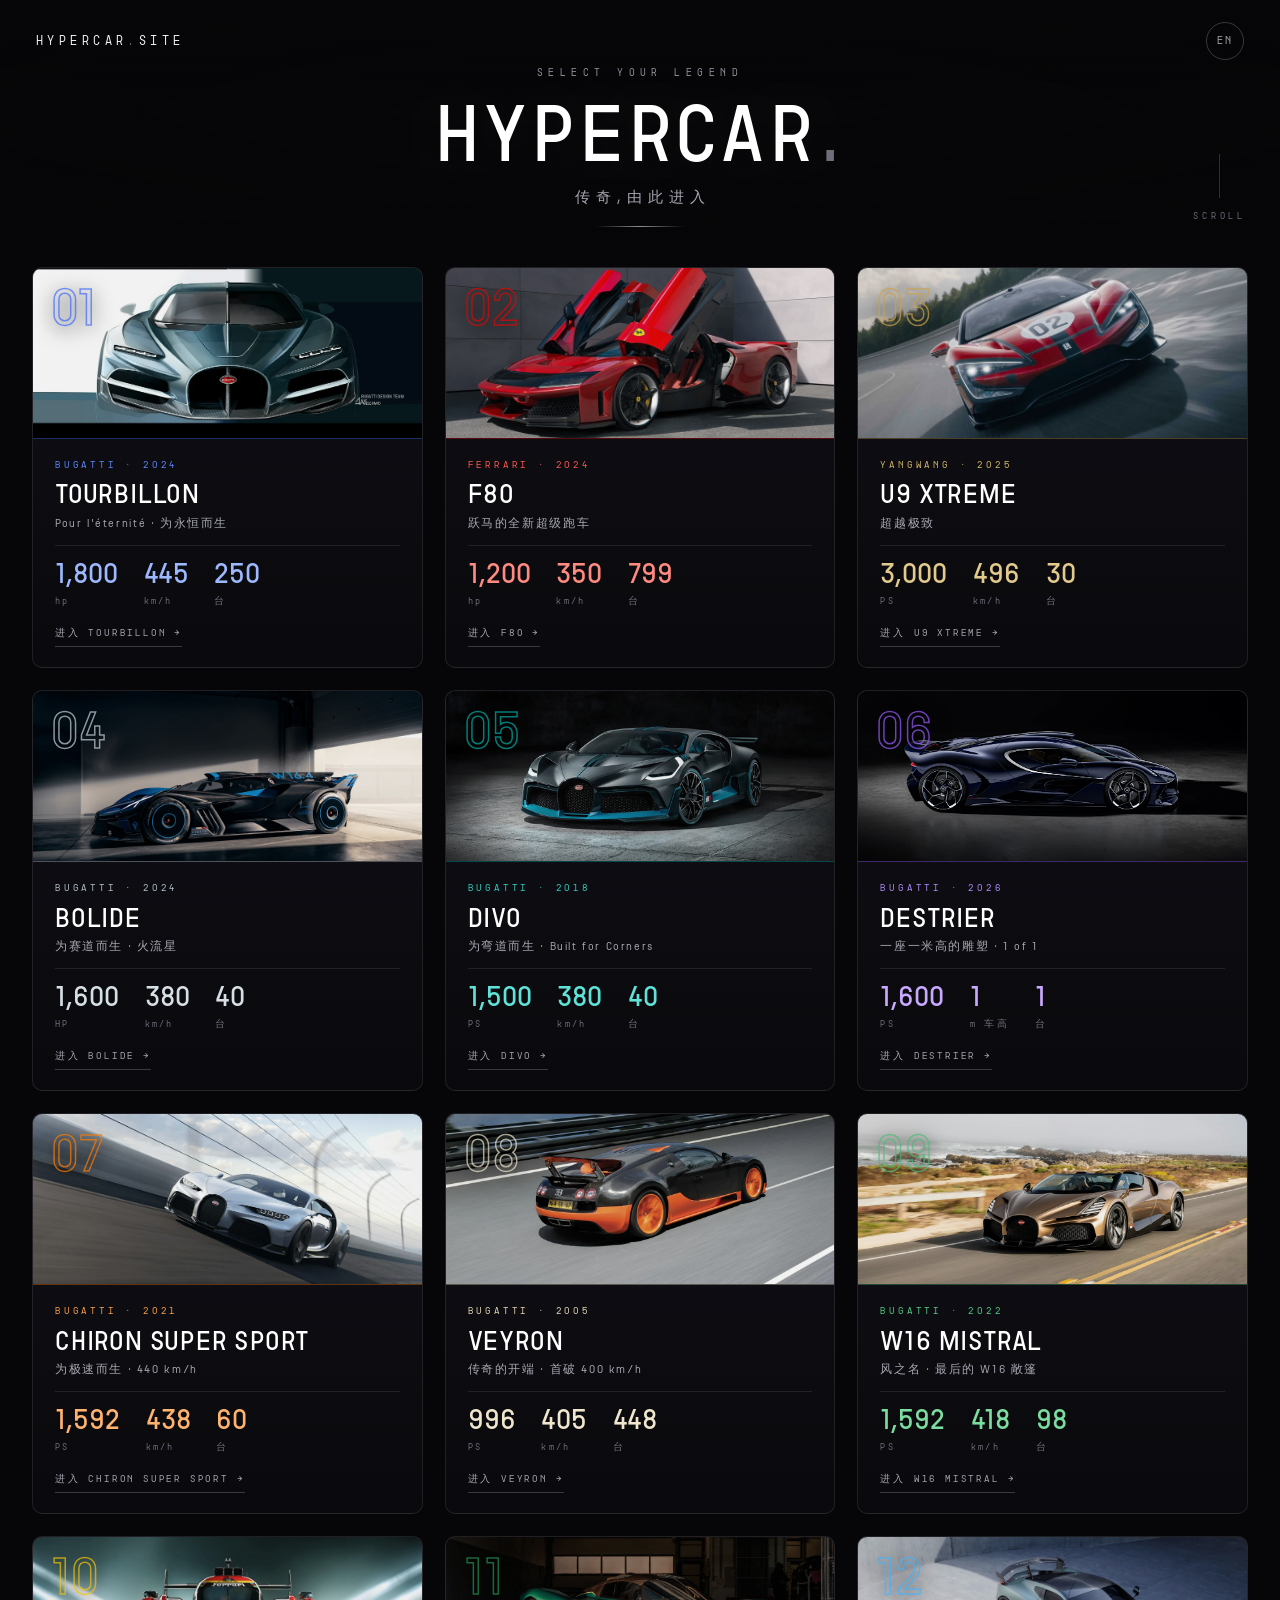
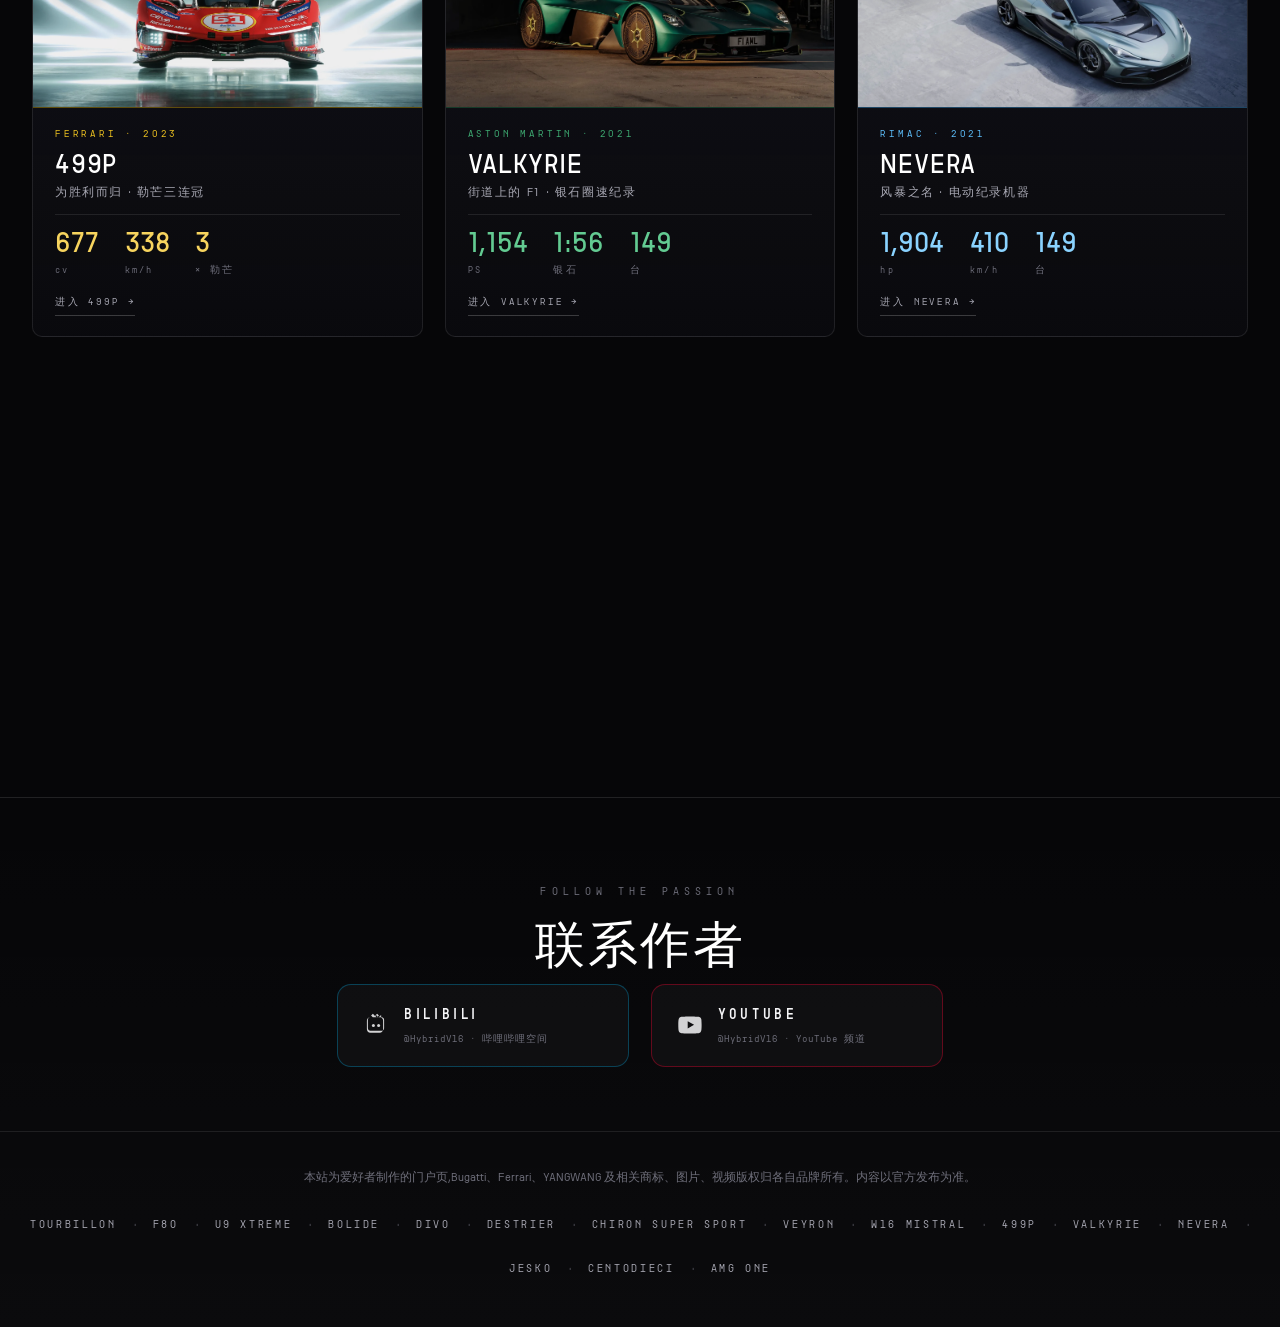
<file: index.html>
<!DOCTYPE html>
<html lang="zh-CN">
<head>
<meta charset="UTF-8">
<meta name="viewport" content="width=device-width, initial-scale=1.0">
<title>HYPERCAR.SITE — 传奇,由此进入</title>
<meta name="description" content="超跑传奇集合:Bugatti Tourbillon、Ferrari F80、YANGWANG U9 Xtreme、Bugatti Bolide、Bugatti Divo、Bugatti Destrier、Bugatti Chiron Super Sport、Bugatti Veyron、Bugatti W16 Mistral、Ferrari 499P、Aston Martin Valkyrie、Rimac Nevera、Koenigsegg Jesko 的完整介绍。">
<link rel="icon" href="data:image/svg+xml,%3Csvg xmlns='http://www.w3.org/2000/svg' viewBox='0 0 64 64'%3E%3Crect width='64' height='64' rx='14' fill='%230a0a0c'/%3E%3Ctext x='32' y='43' font-family='Arial' font-size='30' font-weight='700' fill='%23f4f4f6' text-anchor='middle'%3EH%3C/text%3E%3C/svg%3E">
<meta property="og:type" content="website">
<meta property="og:title" content="HYPERCAR.SITE">
<meta property="og:description" content="超跑传奇集合 —— Bugatti Tourbillon · Ferrari F80 · YANGWANG U9 Xtreme · Bugatti Bolide · Bugatti Divo · Bugatti Destrier · Chiron Super Sport · Veyron · W16 Mistral · 499P · Valkyrie · Nevera · Jesko。">
<meta property="og:image" content="assets/tourbillon.webp">
<meta name="twitter:card" content="summary_large_image">
<script src="shared/v1/lang.js?v=cc2024b6" data-strategy="ip" data-persist="off" data-fallback="none" data-direction="outward" data-zh="index.html" data-en="en.html" defer></script>
<link rel="stylesheet" href="css/style.css?v=b8919671">
<!-- hc:seo:start -->
<!-- generated by tools/seo.py · cars.json · 2026-09-18 -->
<link rel="canonical" href="https://www.hypercar.site/">
<link rel="alternate" hreflang="zh-CN" href="https://www.hypercar.site/">
<link rel="alternate" hreflang="en" href="https://www.hypercar.site/en.html">
<link rel="alternate" hreflang="x-default" href="https://www.hypercar.site/">
<script type="application/ld+json">
{"@context":"https://schema.org","@type":"CollectionPage","name":"HYPERCAR.SITE","url":"https://www.hypercar.site/","description":"超跑传奇集合","mainEntity":{"@type":"ItemList","numberOfItems":15,"itemListElement":[{"@type":"ListItem","position":1,"name":"Bugatti Tourbillon","url":"https://tourbillon.hypercar.site"},{"@type":"ListItem","position":2,"name":"Ferrari F80","url":"https://f80.hypercar.site"},{"@type":"ListItem","position":3,"name":"Yangwang U9 Xtreme","url":"https://u9x.hypercar.site"},{"@type":"ListItem","position":4,"name":"Bugatti Bolide","url":"https://bolide.hypercar.site"},{"@type":"ListItem","position":5,"name":"Bugatti Divo","url":"https://divo.hypercar.site"},{"@type":"ListItem","position":6,"name":"Bugatti Destrier","url":"https://destrier.hypercar.site"},{"@type":"ListItem","position":7,"name":"Bugatti Chiron Super Sport","url":"https://chironss.hypercar.site"},{"@type":"ListItem","position":8,"name":"Bugatti Veyron","url":"https://veyron.hypercar.site"},{"@type":"ListItem","position":9,"name":"Bugatti W16 Mistral","url":"https://mistral.hypercar.site"},{"@type":"ListItem","position":10,"name":"Ferrari 499P","url":"https://499p.hypercar.site"},{"@type":"ListItem","position":11,"name":"Aston Martin Valkyrie","url":"https://valkyrie.hypercar.site"},{"@type":"ListItem","position":12,"name":"Rimac Nevera","url":"https://nevera.hypercar.site"},{"@type":"ListItem","position":13,"name":"Koenigsegg Jesko","url":"https://jesko.hypercar.site"},{"@type":"ListItem","position":14,"name":"Bugatti Centodieci","url":"https://centodieci.hypercar.site"},{"@type":"ListItem","position":15,"name":"Mercedes-AMG ONE","url":"https://amg-one.hypercar.site"}]}}
</script>
<!-- hc:seo:end -->
</head>
<body>

<div class="cursor" aria-hidden="true"><span></span></div>

<header class="nav">
  <a class="nav__brand" href="#hero">HYPERCAR<span class="nav__dot">.</span>SITE</a>
  <a class="lang-btn" href="en.html">EN</a>
</header>

<main>

<!-- ============ HERO ============ -->
<section class="hero" id="hero">
  <div class="hero__bg" aria-hidden="true">
    <img src="assets/tourbillon.webp" alt="">
    <img src="assets/f80.webp" alt="">
    <img src="assets/u9x.webp" alt="">
    <img src="assets/bolide.webp" alt="">
  </div>
  <div class="hero__veil" aria-hidden="true"></div>

  <div class="hero__inner">
    <p class="hero__kicker">SELECT YOUR LEGEND</p>
    <h1 class="hero__title">HYPERCAR<span class="hero__dot">.</span></h1>
    <p class="hero__sub">传奇,由此进入</p>
    <div class="hero__line" aria-hidden="true"></div>
  </div>

  <a class="hero__scroll" href="#doors" aria-label="向下探索">
    <span class="hero__scroll-track"><i></i></span>
    <span class="hero__scroll-text">SCROLL</span>
  </a>
</section>

<!-- ============ 车型收藏 ============ -->
<section class="doors" id="doors">
<!-- HC:DOORS:START -->

  <!-- 01 TOURBILLON -->
  <a class="door door--bugatti" href="https://tourbillon.hypercar.site" target="_blank" rel="noopener">
    <div class="door__media">
      <img class="door__img" src="assets/tourbillon.webp" alt="Bugatti Tourbillon" loading="lazy">
      <span class="door__no">01</span>
    </div>
    <div class="door__body">
      <span class="door__tag">BUGATTI · 2024</span>
      <h2 class="door__title">TOURBILLON</h2>
      <p class="door__sub">Pour l'éternité · 为永恒而生</p>
      <div class="door__specs">
        <div class="spec"><b data-count="1800">1,800</b><span>hp</span></div>
        <div class="spec"><b data-count="445">445</b><span>km/h</span></div>
        <div class="spec"><b data-count="250">250</b><span>台</span></div>
      </div>
      <span class="door__enter">进入 TOURBILLON <i>→</i></span>
    </div>
  </a>

  <!-- 02 F80 -->
  <a class="door door--ferrari" href="https://f80.hypercar.site" target="_blank" rel="noopener">
    <div class="door__media">
      <img class="door__img" src="assets/f80.webp" alt="Ferrari F80" loading="lazy">
      <span class="door__no">02</span>
    </div>
    <div class="door__body">
      <span class="door__tag">FERRARI · 2024</span>
      <h2 class="door__title">F80</h2>
      <p class="door__sub">跃马的全新超级跑车</p>
      <div class="door__specs">
        <div class="spec"><b data-count="1200">1,200</b><span>hp</span></div>
        <div class="spec"><b data-count="350">350</b><span>km/h</span></div>
        <div class="spec"><b data-count="799">799</b><span>台</span></div>
      </div>
      <span class="door__enter">进入 F80 <i>→</i></span>
    </div>
  </a>

  <!-- 03 U9 XTREME -->
  <a class="door door--yangwang" href="https://u9x.hypercar.site" target="_blank" rel="noopener">
    <div class="door__media">
      <img class="door__img" src="assets/u9x.webp" alt="YANGWANG U9 Xtreme" loading="lazy">
      <span class="door__no">03</span>
    </div>
    <div class="door__body">
      <span class="door__tag">YANGWANG · 2025</span>
      <h2 class="door__title">U9 XTREME</h2>
      <p class="door__sub">超越极致</p>
      <div class="door__specs">
        <div class="spec"><b data-count="3000">3,000</b><span>PS</span></div>
        <div class="spec"><b data-count="496">496</b><span>km/h</span></div>
        <div class="spec"><b data-count="30">30</b><span>台</span></div>
      </div>
      <span class="door__enter">进入 U9 XTREME <i>→</i></span>
    </div>
  </a>

  <!-- 04 BOLIDE -->
  <a class="door door--bolide" href="https://bolide.hypercar.site" target="_blank" rel="noopener">
    <div class="door__media">
      <img class="door__img" src="assets/bolide.webp" alt="Bugatti Bolide" loading="lazy">
      <span class="door__no">04</span>
    </div>
    <div class="door__body">
      <span class="door__tag">BUGATTI · 2024</span>
      <h2 class="door__title">BOLIDE</h2>
      <p class="door__sub">为赛道而生 · 火流星</p>
      <div class="door__specs">
        <div class="spec"><b data-count="1600">1,600</b><span>HP</span></div>
        <div class="spec"><b data-count="380">380</b><span>km/h</span></div>
        <div class="spec"><b data-count="40">40</b><span>台</span></div>
      </div>
      <span class="door__enter">进入 BOLIDE <i>→</i></span>
    </div>
  </a>

  <!-- 05 DIVO -->
  <a class="door door--divo" href="https://divo.hypercar.site" target="_blank" rel="noopener">
    <div class="door__media">
      <img class="door__img" src="assets/divo.webp" alt="Bugatti Divo" loading="lazy">
      <span class="door__no">05</span>
    </div>
    <div class="door__body">
      <span class="door__tag">BUGATTI · 2018</span>
      <h2 class="door__title">DIVO</h2>
      <p class="door__sub">为弯道而生 · Built for Corners</p>
      <div class="door__specs">
        <div class="spec"><b data-count="1500">1,500</b><span>PS</span></div>
        <div class="spec"><b data-count="380">380</b><span>km/h</span></div>
        <div class="spec"><b data-count="40">40</b><span>台</span></div>
      </div>
      <span class="door__enter">进入 DIVO <i>→</i></span>
    </div>
  </a>

  <!-- 06 DESTRIER -->
  <a class="door door--destrier" href="https://destrier.hypercar.site" target="_blank" rel="noopener">
    <div class="door__media">
      <img class="door__img" src="assets/destrier.webp" alt="Bugatti Destrier" loading="lazy">
      <span class="door__no">06</span>
    </div>
    <div class="door__body">
      <span class="door__tag">BUGATTI · 2026</span>
      <h2 class="door__title">DESTRIER</h2>
      <p class="door__sub">一座一米高的雕塑 · 1 of 1</p>
      <div class="door__specs">
        <div class="spec"><b data-count="1600">1,600</b><span>PS</span></div>
        <div class="spec"><b data-count="1">1</b><span>m 车高</span></div>
        <div class="spec"><b data-count="1">1</b><span>台</span></div>
      </div>
      <span class="door__enter">进入 DESTRIER <i>→</i></span>
    </div>
  </a>

  <!-- 07 CHIRON SUPER SPORT -->
  <a class="door door--chiron" href="https://chironss.hypercar.site" target="_blank" rel="noopener">
    <div class="door__media">
      <img class="door__img" src="assets/chiron-supersport.webp" alt="Bugatti Chiron Super Sport" loading="lazy">
      <span class="door__no">07</span>
    </div>
    <div class="door__body">
      <span class="door__tag">BUGATTI · 2021</span>
      <h2 class="door__title">CHIRON SUPER SPORT</h2>
      <p class="door__sub">为极速而生 · 440 km/h</p>
      <div class="door__specs">
        <div class="spec"><b data-count="1600">1,600</b><span>PS</span></div>
        <div class="spec"><b data-count="440">440</b><span>km/h</span></div>
        <div class="spec"><b data-count="60">60</b><span>台</span></div>
      </div>
      <span class="door__enter">进入 CHIRON SUPER SPORT <i>→</i></span>
    </div>
  </a>

  <!-- 08 VEYRON -->
  <a class="door door--veyron" href="https://veyron.hypercar.site" target="_blank" rel="noopener">
    <div class="door__media">
      <img class="door__img" src="assets/veyron.webp" alt="Bugatti Veyron" loading="lazy">
      <span class="door__no">08</span>
    </div>
    <div class="door__body">
      <span class="door__tag">BUGATTI · 2005</span>
      <h2 class="door__title">VEYRON</h2>
      <p class="door__sub">传奇的开端 · 首破 400 km/h</p>
      <div class="door__specs">
        <div class="spec"><b data-count="1001">1,001</b><span>PS</span></div>
        <div class="spec"><b data-count="407">407</b><span>km/h</span></div>
        <div class="spec"><b data-count="450">450</b><span>台</span></div>
      </div>
      <span class="door__enter">进入 VEYRON <i>→</i></span>
    </div>
  </a>

  <!-- 09 W16 MISTRAL -->
  <a class="door door--mistral" href="https://mistral.hypercar.site" target="_blank" rel="noopener">
    <div class="door__media">
      <img class="door__img" src="assets/mistral.webp" alt="Bugatti W16 Mistral" loading="lazy">
      <span class="door__no">09</span>
    </div>
    <div class="door__body">
      <span class="door__tag">BUGATTI · 2022</span>
      <h2 class="door__title">W16 MISTRAL</h2>
      <p class="door__sub">风之名 · 最后的 W16 敞篷</p>
      <div class="door__specs">
        <div class="spec"><b data-count="1600">1,600</b><span>PS</span></div>
        <div class="spec"><b data-count="420">420</b><span>km/h</span></div>
        <div class="spec"><b data-count="99">99</b><span>台</span></div>
      </div>
      <span class="door__enter">进入 W16 MISTRAL <i>→</i></span>
    </div>
  </a>

  <!-- 10 FERRARI 499P -->
  <a class="door door--f499p" href="https://499p.hypercar.site" target="_blank" rel="noopener">
    <div class="door__media">
      <img class="door__img" src="assets/499p.webp" alt="Ferrari 499P" loading="lazy">
      <span class="door__no">10</span>
    </div>
    <div class="door__body">
      <span class="door__tag">FERRARI · 2023</span>
      <h2 class="door__title">499P</h2>
      <p class="door__sub">为胜利而归 · 勒芒三连冠</p>
      <div class="door__specs">
        <div class="spec"><b data-count="680">680</b><span>cv</span></div>
        <div class="spec"><b data-count="340">340</b><span>km/h</span></div>
        <div class="spec"><b data-count="3">3</b><span>× 勒芒</span></div>
      </div>
      <span class="door__enter">进入 499P <i>→</i></span>
    </div>
  </a>

  <!-- 11 ASTON MARTIN VALKYRIE -->
  <a class="door door--valkyrie" href="https://valkyrie.hypercar.site" target="_blank" rel="noopener">
    <div class="door__media">
      <img class="door__img" src="assets/valkyrie.webp" alt="Aston Martin Valkyrie" loading="lazy">
      <span class="door__no">11</span>
    </div>
    <div class="door__body">
      <span class="door__tag">ASTON MARTIN · 2021</span>
      <h2 class="door__title">VALKYRIE</h2>
      <p class="door__sub">街道上的 F1 · 银石圈速纪录</p>
      <div class="door__specs">
        <div class="spec"><b data-count="1160">1,160</b><span>PS</span></div>
        <div class="spec"><b>1:56</b><span>银石</span></div>
        <div class="spec"><b data-count="150">150</b><span>台</span></div>
      </div>
      <span class="door__enter">进入 VALKYRIE <i>→</i></span>
    </div>
  </a>

  <!-- 12 RIMAC NEVERA -->
  <a class="door door--nevera" href="https://nevera.hypercar.site" target="_blank" rel="noopener">
    <div class="door__media">
      <img class="door__img" src="assets/nevera.webp" alt="Rimac Nevera" loading="lazy">
      <span class="door__no">12</span>
    </div>
    <div class="door__body">
      <span class="door__tag">RIMAC · 2021</span>
      <h2 class="door__title">NEVERA</h2>
      <p class="door__sub">风暴之名 · 电动纪录机器</p>
      <div class="door__specs">
        <div class="spec"><b data-count="1914">1,914</b><span>hp</span></div>
        <div class="spec"><b data-count="412">412</b><span>km/h</span></div>
        <div class="spec"><b data-count="150">150</b><span>台</span></div>
      </div>
      <span class="door__enter">进入 NEVERA <i>→</i></span>
    </div>
  </a>

  <!-- 13 KOENIGSEGG JESKO -->
  <a class="door door--jesko" href="https://jesko.hypercar.site" target="_blank" rel="noopener">
    <div class="door__media">
      <img class="door__img" src="assets/jesko.webp" alt="Koenigsegg Jesko" loading="lazy">
      <span class="door__no">13</span>
    </div>
    <div class="door__body">
      <span class="door__tag">KOENIGSEGG · 2019</span>
      <h2 class="door__title">JESKO</h2>
      <p class="door__sub">为速而生 · Attack & Absolut</p>
      <div class="door__specs">
        <div class="spec"><b data-count="1600">1,600</b><span>hp</span></div>
        <div class="spec"><b data-count="500">500</b><span>km/h</span></div>
        <div class="spec"><b data-count="125">125</b><span>台</span></div>
      </div>
      <span class="door__enter">进入 JESKO <i>→</i></span>
    </div>
  </a>

  <!-- 14 CENTODIECI -->
  <a class="door door--centodieci" href="https://centodieci.hypercar.site" target="_blank" rel="noopener">
    <div class="door__media">
      <img class="door__img" src="assets/centodieci.webp" alt="BUGATTI CENTODIECI — 风洞中的正面全车" loading="lazy">
      <span class="door__no">14</span>
    </div>
    <div class="door__body">
      <span class="door__tag">BUGATTI · 2019</span>
      <h2 class="door__title">CENTODIECI</h2>
      <p class="door__sub">以十台车,重写 EB110</p>
      <div class="door__specs">
        <div class="spec"><b data-count="1600">1,600</b><span>PS</span></div>
        <div class="spec"><b data-count="380">380</b><span>km/h</span></div>
        <div class="spec"><b data-count="10">10</b><span>台</span></div>
      </div>
      <span class="door__enter">进入 CENTODIECI <i>→</i></span>
    </div>
  </a>

  <!-- 15 把 F1 混动动力单元带上公路,产量 275 台。 -->
  <a class="door door--amg" href="https://amg-one.hypercar.site" target="_blank" rel="noopener">
    <div class="door__media">
      <img class="door__img" src="assets/amg-one.webp" alt="Mercedes-AMG ONE" loading="lazy">
      <span class="door__no">15</span>
    </div>
    <div class="door__body">
      <span class="door__tag">MERCEDES-AMG · 2022</span>
      <h2 class="door__title">AMG ONE</h2>
      <p class="door__sub">F1 技术驶上公路</p>
      <div class="door__specs">
        <div class="spec"><b data-count="1063">1,063</b><span>hp</span></div>
        <div class="spec"><b data-count="352">352</b><span>km/h</span></div>
        <div class="spec"><b>6:29.090</b><span>纽北</span></div>
      </div>
      <span class="door__enter">进入 AMG ONE <i>→</i></span>
    </div>
  </a>

<!-- HC:DOORS:END -->
</section>

</main>

<footer class="footer">

  <!-- ============ 联系方式 ============ -->
  <div class="footer__contact">
    <p class="footer__kicker">FOLLOW THE PASSION</p>
    <h2 class="footer__title">联系作者</h2>
    <div class="footer__btns">
      <a class="sbtn sbtn--bili" href="https://space.bilibili.com/675250962" target="_blank" rel="noopener">
        <svg viewBox="0 0 24 24" width="24" height="24" fill="currentColor" aria-hidden="true">
          <path d="M7.1 2.6 8.9.8l2.1 2.1L13.1.8l1.8 1.8-1.7 1.7h2.5c1.9 0 3.4 1.5 3.4 3.4v8.6c0 1.9-1.5 3.4-3.4 3.4H6.3c-1.9 0-3.4-1.5-3.4-3.4V7.7c0-1.9 1.5-3.4 3.4-3.4h2.5L7.1 2.6zM7.6 4.3H6.3c-1.3 0-2.4 1.1-2.4 2.4v8.6c0 1.3 1.1 2.4 2.4 2.4h11.4c1.3 0 2.4-1.1 2.4-2.4V6.7c0-1.3-1.1-2.4-2.4-2.4h-1.3l1.2-1.2-.9-.9-2.2 2.2-2.2-2.2-.9.9 1.2 1.2H7.6z"/>
          <circle cx="9.4" cy="12.6" r="1.5"/>
          <circle cx="14.6" cy="12.6" r="1.5"/>
        </svg>
        <span class="sbtn__txt"><b>BILIBILI</b><small>@HybridV16 · 哔哩哔哩空间</small></span>
        <i class="sbtn__arrow">→</i>
      </a>
      <a class="sbtn sbtn--yt" href="https://www.youtube.com/@HybridV16" target="_blank" rel="noopener">
        <svg viewBox="0 0 24 24" width="24" height="24" fill="currentColor" aria-hidden="true">
          <path d="M23.5 7.2s-.2-1.7-.9-2.4c-.9-.9-1.9-.9-2.4-1C16.9 3.5 12 3.5 12 3.5s-4.9 0-8.2.3c-.5.1-1.5.1-2.4 1-.7.7-.9 2.4-.9 2.4S.3 9.2.3 11.2v1.6c0 2 .2 4 .2 4s.2 1.7.9 2.4c.9.9 2.1.9 2.6 1 1.9.2 7.9.3 7.9.3s4.9 0 8.2-.3c.5-.1 1.5-.1 2.4-1 .7-.7.9-2.4.9-2.4s.2-2 .2-4v-1.6c0-2-.2-4-.2-4zM9.7 15.4V8.2l6.4 3.6-6.4 3.6z"/>
        </svg>
        <span class="sbtn__txt"><b>YOUTUBE</b><small>@HybridV16 · YouTube 频道</small></span>
        <i class="sbtn__arrow">→</i>
      </a>
    </div>
  </div>

  <div class="footer__base">
    <p class="footer__note">本站为爱好者制作的门户页,Bugatti、Ferrari、YANGWANG 及相关商标、图片、视频版权归各自品牌所有。内容以官方发布为准。</p>
    <div class="footer__links">
    <!-- HC:LINKS:START -->
      <a href="https://tourbillon.hypercar.site">TOURBILLON</a>
      <span class="footer__sep">·</span>
      <a href="https://f80.hypercar.site">F80</a>
      <span class="footer__sep">·</span>
      <a href="https://u9x.hypercar.site">U9 XTREME</a>
      <span class="footer__sep">·</span>
      <a href="https://bolide.hypercar.site">BOLIDE</a>
      <span class="footer__sep">·</span>
      <a href="https://divo.hypercar.site">DIVO</a>
      <span class="footer__sep">·</span>
      <a href="https://destrier.hypercar.site">DESTRIER</a>
      <span class="footer__sep">·</span>
      <a href="https://chironss.hypercar.site">CHIRON SUPER SPORT</a>
      <span class="footer__sep">·</span>
      <a href="https://veyron.hypercar.site">VEYRON</a>
      <span class="footer__sep">·</span>
      <a href="https://mistral.hypercar.site">W16 MISTRAL</a>
      <span class="footer__sep">·</span>
      <a href="https://499p.hypercar.site">499P</a>
      <span class="footer__sep">·</span>
      <a href="https://valkyrie.hypercar.site">VALKYRIE</a>
      <span class="footer__sep">·</span>
      <a href="https://nevera.hypercar.site">NEVERA</a>
      <span class="footer__sep">·</span>
      <a href="https://jesko.hypercar.site">JESKO</a>
      <span class="footer__sep">·</span>
      <a href="https://centodieci.hypercar.site">CENTODIECI</a>
      <span class="footer__sep">·</span>
      <a href="https://amg-one.hypercar.site">AMG ONE</a>
    <!-- HC:LINKS:END -->
    </div>
  </div>
</footer>

<script src="js/main.js?v=d0697050"></script>
</body>
</html>
</file>
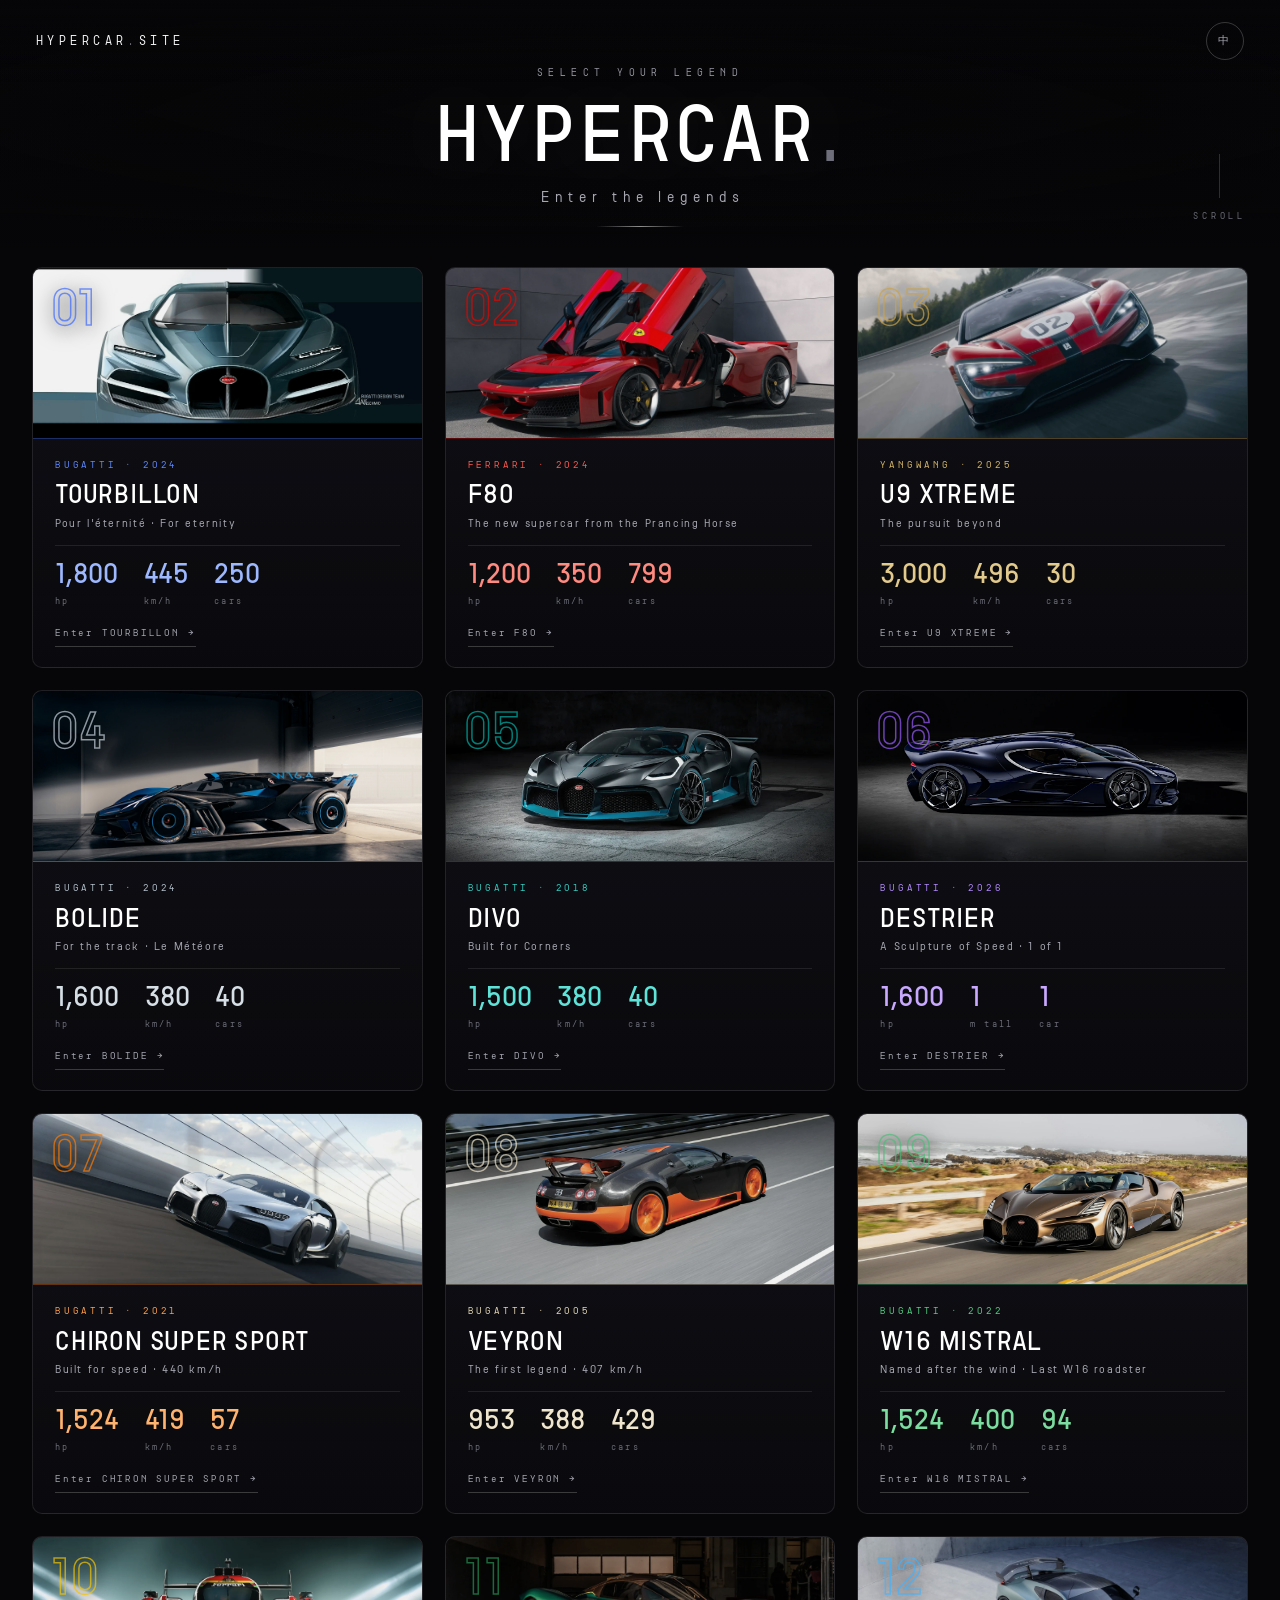
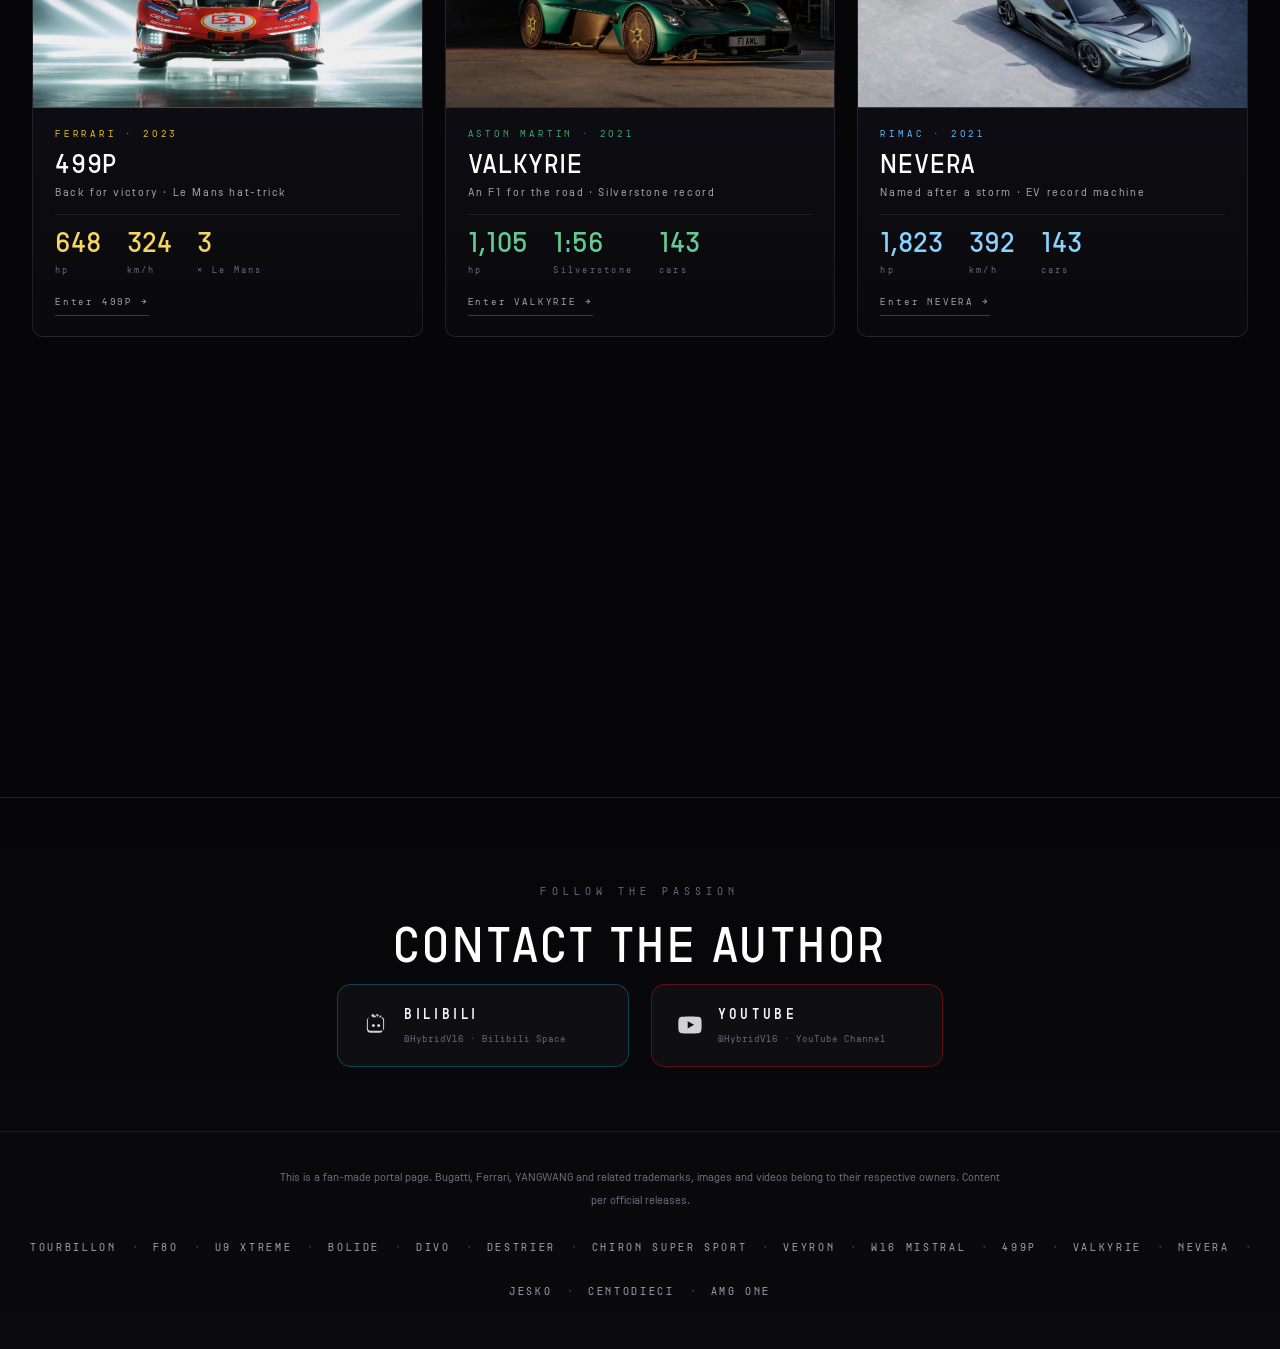
<file: en.html>
<!DOCTYPE html>
<html lang="en">
<head>
<meta charset="UTF-8">
<meta name="viewport" content="width=device-width, initial-scale=1.0">
<title>HYPERCAR.SITE — Enter the Legends</title>
<meta name="description" content="A collection of legendary hypercars: Bugatti Tourbillon, Ferrari F80, YANGWANG U9 Xtreme, Bugatti Bolide, Bugatti Divo, Bugatti Destrier, Bugatti Chiron Super Sport, Bugatti Veyron, Bugatti W16 Mistral, Ferrari 499P, Aston Martin Valkyrie, Rimac Nevera, Koenigsegg Jesko.">
<link rel="icon" href="data:image/svg+xml,%3Csvg xmlns='http://www.w3.org/2000/svg' viewBox='0 0 64 64'%3E%3Crect width='64' height='64' rx='14' fill='%230a0a0c'/%3E%3Ctext x='32' y='43' font-family='Arial' font-size='30' font-weight='700' fill='%23f4f4f6' text-anchor='middle'%3EH%3C/text%3E%3C/svg%3E">
<meta property="og:type" content="website">
<meta property="og:title" content="HYPERCAR.SITE">
<meta property="og:description" content="A collection of legendary hypercars — Bugatti Tourbillon · Ferrari F80 · YANGWANG U9 Xtreme · Bugatti Bolide · Bugatti Divo · Bugatti Destrier · Chiron Super Sport · Veyron · W16 Mistral · 499P · Valkyrie · Nevera · Jesko.">
<meta property="og:image" content="assets/tourbillon.webp">
<meta name="twitter:card" content="summary_large_image">
<link rel="stylesheet" href="css/style.css?v=b8919671">
<!-- hc:seo:start -->
<!-- generated by tools/seo.py · cars.json · 2026-09-18 -->
<link rel="canonical" href="https://www.hypercar.site/en.html">
<link rel="alternate" hreflang="zh-CN" href="https://www.hypercar.site/">
<link rel="alternate" hreflang="en" href="https://www.hypercar.site/en.html">
<link rel="alternate" hreflang="x-default" href="https://www.hypercar.site/">
<script type="application/ld+json">
{"@context":"https://schema.org","@type":"CollectionPage","name":"HYPERCAR.SITE","url":"https://www.hypercar.site/en.html","description":"A collection of hypercar legends","mainEntity":{"@type":"ItemList","numberOfItems":15,"itemListElement":[{"@type":"ListItem","position":1,"name":"Bugatti Tourbillon","url":"https://tourbillon.hypercar.site/en.html"},{"@type":"ListItem","position":2,"name":"Ferrari F80","url":"https://f80.hypercar.site/en.html"},{"@type":"ListItem","position":3,"name":"Yangwang U9 Xtreme","url":"https://u9x.hypercar.site/en.html"},{"@type":"ListItem","position":4,"name":"Bugatti Bolide","url":"https://bolide.hypercar.site/en.html"},{"@type":"ListItem","position":5,"name":"Bugatti Divo","url":"https://divo.hypercar.site/en.html"},{"@type":"ListItem","position":6,"name":"Bugatti Destrier","url":"https://destrier.hypercar.site/en.html"},{"@type":"ListItem","position":7,"name":"Bugatti Chiron Super Sport","url":"https://chironss.hypercar.site/en.html"},{"@type":"ListItem","position":8,"name":"Bugatti Veyron","url":"https://veyron.hypercar.site/en.html"},{"@type":"ListItem","position":9,"name":"Bugatti W16 Mistral","url":"https://mistral.hypercar.site/en.html"},{"@type":"ListItem","position":10,"name":"Ferrari 499P","url":"https://499p.hypercar.site/en.html"},{"@type":"ListItem","position":11,"name":"Aston Martin Valkyrie","url":"https://valkyrie.hypercar.site/en.html"},{"@type":"ListItem","position":12,"name":"Rimac Nevera","url":"https://nevera.hypercar.site/en.html"},{"@type":"ListItem","position":13,"name":"Koenigsegg Jesko","url":"https://jesko.hypercar.site/en.html"},{"@type":"ListItem","position":14,"name":"Bugatti Centodieci","url":"https://centodieci.hypercar.site/en.html"},{"@type":"ListItem","position":15,"name":"Mercedes-AMG ONE","url":"https://amg-one.hypercar.site/en.html"}]}}
</script>
<!-- hc:seo:end -->
</head>
<body>

<div class="cursor" aria-hidden="true"><span></span></div>

<header class="nav">
  <a class="nav__brand" href="#hero">HYPERCAR<span class="nav__dot">.</span>SITE</a>
  <a class="lang-btn" href="index.html">中</a>
</header>

<main>

<!-- ============ HERO ============ -->
<section class="hero" id="hero">
  <div class="hero__bg" aria-hidden="true">
    <img src="assets/tourbillon.webp" alt="">
    <img src="assets/f80.webp" alt="">
    <img src="assets/u9x.webp" alt="">
    <img src="assets/bolide.webp" alt="">
  </div>
  <div class="hero__veil" aria-hidden="true"></div>

  <div class="hero__inner">
    <p class="hero__kicker">SELECT YOUR LEGEND</p>
    <h1 class="hero__title">HYPERCAR<span class="hero__dot">.</span></h1>
    <p class="hero__sub">Enter the legends</p>
    <div class="hero__line" aria-hidden="true"></div>
  </div>

  <a class="hero__scroll" href="#doors" aria-label="Scroll to explore">
    <span class="hero__scroll-track"><i></i></span>
    <span class="hero__scroll-text">SCROLL</span>
  </a>
</section>

<!-- ============ CAR COLLECTION ============ -->
<section class="doors" id="doors">
<!-- HC:DOORS:START -->

  <!-- 01 TOURBILLON -->
  <a class="door door--bugatti" href="https://tourbillon.hypercar.site/en.html" target="_blank" rel="noopener">
    <div class="door__media">
      <img class="door__img" src="assets/tourbillon.webp" alt="Bugatti Tourbillon" loading="lazy">
      <span class="door__no">01</span>
    </div>
    <div class="door__body">
      <span class="door__tag">BUGATTI · 2024</span>
      <h2 class="door__title">TOURBILLON</h2>
      <p class="door__sub">Pour l'éternité · For eternity</p>
      <div class="door__specs">
        <div class="spec"><b data-count="1800">1,800</b><span>hp</span></div>
        <div class="spec"><b data-count="445">445</b><span>km/h</span></div>
        <div class="spec"><b data-count="250">250</b><span>cars</span></div>
      </div>
      <span class="door__enter">Enter TOURBILLON <i>→</i></span>
    </div>
  </a>

  <!-- 02 F80 -->
  <a class="door door--ferrari" href="https://f80.hypercar.site/en.html" target="_blank" rel="noopener">
    <div class="door__media">
      <img class="door__img" src="assets/f80.webp" alt="Ferrari F80" loading="lazy">
      <span class="door__no">02</span>
    </div>
    <div class="door__body">
      <span class="door__tag">FERRARI · 2024</span>
      <h2 class="door__title">F80</h2>
      <p class="door__sub">The new supercar from the Prancing Horse</p>
      <div class="door__specs">
        <div class="spec"><b data-count="1200">1,200</b><span>hp</span></div>
        <div class="spec"><b data-count="350">350</b><span>km/h</span></div>
        <div class="spec"><b data-count="799">799</b><span>cars</span></div>
      </div>
      <span class="door__enter">Enter F80 <i>→</i></span>
    </div>
  </a>

  <!-- 03 U9 XTREME -->
  <a class="door door--yangwang" href="https://u9x.hypercar.site/en.html" target="_blank" rel="noopener">
    <div class="door__media">
      <img class="door__img" src="assets/u9x.webp" alt="YANGWANG U9 Xtreme" loading="lazy">
      <span class="door__no">03</span>
    </div>
    <div class="door__body">
      <span class="door__tag">YANGWANG · 2025</span>
      <h2 class="door__title">U9 XTREME</h2>
      <p class="door__sub">The pursuit beyond</p>
      <div class="door__specs">
        <div class="spec"><b data-count="3000">3,000</b><span>hp</span></div>
        <div class="spec"><b data-count="496">496</b><span>km/h</span></div>
        <div class="spec"><b data-count="30">30</b><span>cars</span></div>
      </div>
      <span class="door__enter">Enter U9 XTREME <i>→</i></span>
    </div>
  </a>

  <!-- 04 BOLIDE -->
  <a class="door door--bolide" href="https://bolide.hypercar.site/en.html" target="_blank" rel="noopener">
    <div class="door__media">
      <img class="door__img" src="assets/bolide.webp" alt="Bugatti Bolide" loading="lazy">
      <span class="door__no">04</span>
    </div>
    <div class="door__body">
      <span class="door__tag">BUGATTI · 2024</span>
      <h2 class="door__title">BOLIDE</h2>
      <p class="door__sub">For the track · Le Météore</p>
      <div class="door__specs">
        <div class="spec"><b data-count="1600">1,600</b><span>hp</span></div>
        <div class="spec"><b data-count="380">380</b><span>km/h</span></div>
        <div class="spec"><b data-count="40">40</b><span>cars</span></div>
      </div>
      <span class="door__enter">Enter BOLIDE <i>→</i></span>
    </div>
  </a>

  <!-- 05 DIVO -->
  <a class="door door--divo" href="https://divo.hypercar.site/en.html" target="_blank" rel="noopener">
    <div class="door__media">
      <img class="door__img" src="assets/divo.webp" alt="Bugatti Divo" loading="lazy">
      <span class="door__no">05</span>
    </div>
    <div class="door__body">
      <span class="door__tag">BUGATTI · 2018</span>
      <h2 class="door__title">DIVO</h2>
      <p class="door__sub">Built for Corners</p>
      <div class="door__specs">
        <div class="spec"><b data-count="1500">1,500</b><span>hp</span></div>
        <div class="spec"><b data-count="380">380</b><span>km/h</span></div>
        <div class="spec"><b data-count="40">40</b><span>cars</span></div>
      </div>
      <span class="door__enter">Enter DIVO <i>→</i></span>
    </div>
  </a>

  <!-- 06 DESTRIER -->
  <a class="door door--destrier" href="https://destrier.hypercar.site/en.html" target="_blank" rel="noopener">
    <div class="door__media">
      <img class="door__img" src="assets/destrier.webp" alt="Bugatti Destrier" loading="lazy">
      <span class="door__no">06</span>
    </div>
    <div class="door__body">
      <span class="door__tag">BUGATTI · 2026</span>
      <h2 class="door__title">DESTRIER</h2>
      <p class="door__sub">A Sculpture of Speed · 1 of 1</p>
      <div class="door__specs">
        <div class="spec"><b data-count="1600">1,600</b><span>hp</span></div>
        <div class="spec"><b data-count="1">1</b><span>m tall</span></div>
        <div class="spec"><b data-count="1">1</b><span>car</span></div>
      </div>
      <span class="door__enter">Enter DESTRIER <i>→</i></span>
    </div>
  </a>

  <!-- 07 CHIRON SUPER SPORT -->
  <a class="door door--chiron" href="https://chironss.hypercar.site/en.html" target="_blank" rel="noopener">
    <div class="door__media">
      <img class="door__img" src="assets/chiron-supersport.webp" alt="Bugatti Chiron Super Sport" loading="lazy">
      <span class="door__no">07</span>
    </div>
    <div class="door__body">
      <span class="door__tag">BUGATTI · 2021</span>
      <h2 class="door__title">CHIRON SUPER SPORT</h2>
      <p class="door__sub">Built for speed · 440 km/h</p>
      <div class="door__specs">
        <div class="spec"><b data-count="1600">1,600</b><span>hp</span></div>
        <div class="spec"><b data-count="440">440</b><span>km/h</span></div>
        <div class="spec"><b data-count="60">60</b><span>cars</span></div>
      </div>
      <span class="door__enter">Enter CHIRON SUPER SPORT <i>→</i></span>
    </div>
  </a>

  <!-- 08 VEYRON -->
  <a class="door door--veyron" href="https://veyron.hypercar.site/en.html" target="_blank" rel="noopener">
    <div class="door__media">
      <img class="door__img" src="assets/veyron.webp" alt="Bugatti Veyron" loading="lazy">
      <span class="door__no">08</span>
    </div>
    <div class="door__body">
      <span class="door__tag">BUGATTI · 2005</span>
      <h2 class="door__title">VEYRON</h2>
      <p class="door__sub">The first legend · 407 km/h</p>
      <div class="door__specs">
        <div class="spec"><b data-count="1001">1,001</b><span>hp</span></div>
        <div class="spec"><b data-count="407">407</b><span>km/h</span></div>
        <div class="spec"><b data-count="450">450</b><span>cars</span></div>
      </div>
      <span class="door__enter">Enter VEYRON <i>→</i></span>
    </div>
  </a>

  <!-- 09 W16 MISTRAL -->
  <a class="door door--mistral" href="https://mistral.hypercar.site/en.html" target="_blank" rel="noopener">
    <div class="door__media">
      <img class="door__img" src="assets/mistral.webp" alt="Bugatti W16 Mistral" loading="lazy">
      <span class="door__no">09</span>
    </div>
    <div class="door__body">
      <span class="door__tag">BUGATTI · 2022</span>
      <h2 class="door__title">W16 MISTRAL</h2>
      <p class="door__sub">Named after the wind · Last W16 roadster</p>
      <div class="door__specs">
        <div class="spec"><b data-count="1600">1,600</b><span>hp</span></div>
        <div class="spec"><b data-count="420">420</b><span>km/h</span></div>
        <div class="spec"><b data-count="99">99</b><span>cars</span></div>
      </div>
      <span class="door__enter">Enter W16 MISTRAL <i>→</i></span>
    </div>
  </a>

  <!-- 10 FERRARI 499P -->
  <a class="door door--f499p" href="https://499p.hypercar.site/en.html" target="_blank" rel="noopener">
    <div class="door__media">
      <img class="door__img" src="assets/499p.webp" alt="Ferrari 499P" loading="lazy">
      <span class="door__no">10</span>
    </div>
    <div class="door__body">
      <span class="door__tag">FERRARI · 2023</span>
      <h2 class="door__title">499P</h2>
      <p class="door__sub">Back for victory · Le Mans hat-trick</p>
      <div class="door__specs">
        <div class="spec"><b data-count="680">680</b><span>hp</span></div>
        <div class="spec"><b data-count="340">340</b><span>km/h</span></div>
        <div class="spec"><b data-count="3">3</b><span>× Le Mans</span></div>
      </div>
      <span class="door__enter">Enter 499P <i>→</i></span>
    </div>
  </a>

  <!-- 11 ASTON MARTIN VALKYRIE -->
  <a class="door door--valkyrie" href="https://valkyrie.hypercar.site/en.html" target="_blank" rel="noopener">
    <div class="door__media">
      <img class="door__img" src="assets/valkyrie.webp" alt="Aston Martin Valkyrie" loading="lazy">
      <span class="door__no">11</span>
    </div>
    <div class="door__body">
      <span class="door__tag">ASTON MARTIN · 2021</span>
      <h2 class="door__title">VALKYRIE</h2>
      <p class="door__sub">An F1 for the road · Silverstone record</p>
      <div class="door__specs">
        <div class="spec"><b data-count="1160">1,160</b><span>hp</span></div>
        <div class="spec"><b>1:56</b><span>Silverstone</span></div>
        <div class="spec"><b data-count="150">150</b><span>cars</span></div>
      </div>
      <span class="door__enter">Enter VALKYRIE <i>→</i></span>
    </div>
  </a>

  <!-- 12 RIMAC NEVERA -->
  <a class="door door--nevera" href="https://nevera.hypercar.site/en.html" target="_blank" rel="noopener">
    <div class="door__media">
      <img class="door__img" src="assets/nevera.webp" alt="Rimac Nevera" loading="lazy">
      <span class="door__no">12</span>
    </div>
    <div class="door__body">
      <span class="door__tag">RIMAC · 2021</span>
      <h2 class="door__title">NEVERA</h2>
      <p class="door__sub">Named after a storm · EV record machine</p>
      <div class="door__specs">
        <div class="spec"><b data-count="1914">1,914</b><span>hp</span></div>
        <div class="spec"><b data-count="412">412</b><span>km/h</span></div>
        <div class="spec"><b data-count="150">150</b><span>cars</span></div>
      </div>
      <span class="door__enter">Enter NEVERA <i>→</i></span>
    </div>
  </a>

  <!-- 13 KOENIGSEGG JESKO -->
  <a class="door door--jesko" href="https://jesko.hypercar.site/en.html" target="_blank" rel="noopener">
    <div class="door__media">
      <img class="door__img" src="assets/jesko.webp" alt="Koenigsegg Jesko" loading="lazy">
      <span class="door__no">13</span>
    </div>
    <div class="door__body">
      <span class="door__tag">KOENIGSEGG · 2019</span>
      <h2 class="door__title">JESKO</h2>
      <p class="door__sub">Built for speed · Attack & Absolut</p>
      <div class="door__specs">
        <div class="spec"><b data-count="1600">1,600</b><span>hp</span></div>
        <div class="spec"><b data-count="500">500</b><span>km/h</span></div>
        <div class="spec"><b data-count="125">125</b><span>cars</span></div>
      </div>
      <span class="door__enter">Enter JESKO <i>→</i></span>
    </div>
  </a>

  <!-- 14 CENTODIECI -->
  <a class="door door--centodieci" href="https://centodieci.hypercar.site/en.html" target="_blank" rel="noopener">
    <div class="door__media">
      <img class="door__img" src="assets/centodieci.webp" alt="BUGATTI CENTODIECI — 风洞中的正面全车" loading="lazy">
      <span class="door__no">14</span>
    </div>
    <div class="door__body">
      <span class="door__tag">BUGATTI · 2019</span>
      <h2 class="door__title">CENTODIECI</h2>
      <p class="door__sub">Ten cars, drawn from the EB110</p>
      <div class="door__specs">
        <div class="spec"><b data-count="1600">1,600</b><span>hp</span></div>
        <div class="spec"><b data-count="380">380</b><span>km/h</span></div>
        <div class="spec"><b data-count="10">10</b><span>cars</span></div>
      </div>
      <span class="door__enter">Enter CENTODIECI <i>→</i></span>
    </div>
  </a>

  <!-- 15 把 F1 混动动力单元带上公路,产量 275 台。 -->
  <a class="door door--amg" href="https://amg-one.hypercar.site/en.html" target="_blank" rel="noopener">
    <div class="door__media">
      <img class="door__img" src="assets/amg-one.webp" alt="Mercedes-AMG ONE" loading="lazy">
      <span class="door__no">15</span>
    </div>
    <div class="door__body">
      <span class="door__tag">MERCEDES-AMG · 2022</span>
      <h2 class="door__title">AMG ONE</h2>
      <p class="door__sub">Formula 1 technology for the road</p>
      <div class="door__specs">
        <div class="spec"><b data-count="1063">1,063</b><span>hp</span></div>
        <div class="spec"><b data-count="352">352</b><span>km/h</span></div>
        <div class="spec"><b>6:29.090</b><span>Nürburgring</span></div>
      </div>
      <span class="door__enter">Enter AMG ONE <i>→</i></span>
    </div>
  </a>

<!-- HC:DOORS:END -->
</section>

</main>

<footer class="footer">

  <!-- ============ CONTACT ============ -->
  <div class="footer__contact">
    <p class="footer__kicker">FOLLOW THE PASSION</p>
    <h2 class="footer__title">Contact the author</h2>
    <div class="footer__btns">
      <a class="sbtn sbtn--bili" href="https://space.bilibili.com/675250962" target="_blank" rel="noopener">
        <svg viewBox="0 0 24 24" width="24" height="24" fill="currentColor" aria-hidden="true">
          <path d="M7.1 2.6 8.9.8l2.1 2.1L13.1.8l1.8 1.8-1.7 1.7h2.5c1.9 0 3.4 1.5 3.4 3.4v8.6c0 1.9-1.5 3.4-3.4 3.4H6.3c-1.9 0-3.4-1.5-3.4-3.4V7.7c0-1.9 1.5-3.4 3.4-3.4h2.5L7.1 2.6zM7.6 4.3H6.3c-1.3 0-2.4 1.1-2.4 2.4v8.6c0 1.3 1.1 2.4 2.4 2.4h11.4c1.3 0 2.4-1.1 2.4-2.4V6.7c0-1.3-1.1-2.4-2.4-2.4h-1.3l1.2-1.2-.9-.9-2.2 2.2-2.2-2.2-.9.9 1.2 1.2H7.6z"/>
          <circle cx="9.4" cy="12.6" r="1.5"/>
          <circle cx="14.6" cy="12.6" r="1.5"/>
        </svg>
        <span class="sbtn__txt"><b>BILIBILI</b><small>@HybridV16 · Bilibili Space</small></span>
        <i class="sbtn__arrow">→</i>
      </a>
      <a class="sbtn sbtn--yt" href="https://www.youtube.com/@HybridV16" target="_blank" rel="noopener">
        <svg viewBox="0 0 24 24" width="24" height="24" fill="currentColor" aria-hidden="true">
          <path d="M23.5 7.2s-.2-1.7-.9-2.4c-.9-.9-1.9-.9-2.4-1C16.9 3.5 12 3.5 12 3.5s-4.9 0-8.2.3c-.5.1-1.5.1-2.4 1-.7.7-.9 2.4-.9 2.4S.3 9.2.3 11.2v1.6c0 2 .2 4 .2 4s.2 1.7.9 2.4c.9.9 2.1.9 2.6 1 1.9.2 7.9.3 7.9.3s4.9 0 8.2-.3c.5-.1 1.5-.1 2.4-1 .7-.7.9-2.4.9-2.4s.2-2 .2-4v-1.6c0-2-.2-4-.2-4zM9.7 15.4V8.2l6.4 3.6-6.4 3.6z"/>
        </svg>
        <span class="sbtn__txt"><b>YOUTUBE</b><small>@HybridV16 · YouTube Channel</small></span>
        <i class="sbtn__arrow">→</i>
      </a>
    </div>
  </div>

  <div class="footer__base">
    <p class="footer__note">This is a fan-made portal page. Bugatti, Ferrari, YANGWANG and related trademarks, images and videos belong to their respective owners. Content per official releases.</p>
    <div class="footer__links">
    <!-- HC:LINKS:START -->
      <a href="https://tourbillon.hypercar.site">TOURBILLON</a>
      <span class="footer__sep">·</span>
      <a href="https://f80.hypercar.site">F80</a>
      <span class="footer__sep">·</span>
      <a href="https://u9x.hypercar.site">U9 XTREME</a>
      <span class="footer__sep">·</span>
      <a href="https://bolide.hypercar.site">BOLIDE</a>
      <span class="footer__sep">·</span>
      <a href="https://divo.hypercar.site">DIVO</a>
      <span class="footer__sep">·</span>
      <a href="https://destrier.hypercar.site">DESTRIER</a>
      <span class="footer__sep">·</span>
      <a href="https://chironss.hypercar.site">CHIRON SUPER SPORT</a>
      <span class="footer__sep">·</span>
      <a href="https://veyron.hypercar.site">VEYRON</a>
      <span class="footer__sep">·</span>
      <a href="https://mistral.hypercar.site">W16 MISTRAL</a>
      <span class="footer__sep">·</span>
      <a href="https://499p.hypercar.site">499P</a>
      <span class="footer__sep">·</span>
      <a href="https://valkyrie.hypercar.site">VALKYRIE</a>
      <span class="footer__sep">·</span>
      <a href="https://nevera.hypercar.site">NEVERA</a>
      <span class="footer__sep">·</span>
      <a href="https://jesko.hypercar.site">JESKO</a>
      <span class="footer__sep">·</span>
      <a href="https://centodieci.hypercar.site">CENTODIECI</a>
      <span class="footer__sep">·</span>
      <a href="https://amg-one.hypercar.site">AMG ONE</a>
    <!-- HC:LINKS:END -->
    </div>
  </div>
</footer>

<script src="js/main.js?v=d0697050"></script>
</body>
</html>
</file>
<file: css/style.css>
/* ============================================================
   HYPERCAR.SITE · v3 门户页
   设计语言:紧凑影像 Hero · 桌面端三卡单屏展示 · 品牌字体
   字体:Bugatti Display / Bugatti Text / Bugatti Mono(本地 woff2)
   ============================================================ */

/* ---------- 品牌字体 ---------- */
@font-face {
  font-family: 'Bugatti Display';
  src: url('../fonts/bugatti-display-400.woff2') format('woff2');
  font-weight: 400;
  font-style: normal;
  font-display: swap;
}
@font-face {
  font-family: 'Bugatti Text';
  src: url('../fonts/bugatti-text-400.woff2') format('woff2');
  font-weight: 400;
  font-style: normal;
  font-display: swap;
}
@font-face {
  font-family: 'Bugatti Text';
  src: url('../fonts/bugatti-text-700.woff2') format('woff2');
  font-weight: 700;
  font-style: normal;
  font-display: swap;
}
@font-face {
  font-family: 'Bugatti Mono';
  src: url('../fonts/bugatti-mono-400.woff2') format('woff2');
  font-weight: 400;
  font-style: normal;
  font-display: swap;
}

/* ---------- 变量 ---------- */
:root {
  --bg: #060608;
  --bg2: #0c0c10;
  --panel: #101016;
  --line: rgba(255, 255, 255, 0.09);
  --line2: rgba(255, 255, 255, 0.2);
  --txt: #f5f5f7;
  --dim: #a7a7b2;
  --faint: #6e6e7a;
  --bugatti: #3d6bff;
  --ferrari: #e10600;
  --yangwang: #c9a24b;
  --bili: #00a1d6;
  --yt: #ff0033;
  --display: 'Bugatti Display', 'PingFang SC', 'Hiragino Sans GB', 'Microsoft YaHei', sans-serif;
  --text: 'Bugatti Text', 'PingFang SC', 'Hiragino Sans GB', 'Microsoft YaHei', sans-serif;
  --mono: 'Bugatti Mono', ui-monospace, 'Cascadia Mono', 'SF Mono', Consolas, monospace;
  --ease: cubic-bezier(0.65, 0, 0.35, 1);
  --ease2: cubic-bezier(0.22, 1, 0.36, 1);
}

/* ---------- 基础 ---------- */
* { margin: 0; padding: 0; box-sizing: border-box; }

html { scroll-behavior: smooth; overflow-anchor: none; }

body {
  background: var(--bg);
  color: var(--txt);
  font-family: var(--text);
  font-size: 16px;
  line-height: 1.75;
  -webkit-font-smoothing: antialiased;
  overflow-x: hidden;
  min-height: 100vh;
  display: flex;
  flex-direction: column;
}

a { color: inherit; text-decoration: none; }
::selection { background: rgba(255, 255, 255, 0.18); }

/* ---------- 自定义光标 ---------- */
.cursor {
  position: fixed;
  top: 0; left: 0;
  width: 34px; height: 34px;
  margin: -17px 0 0 -17px;
  border: 1px solid rgba(255, 255, 255, 0.85);
  border-radius: 50%;
  pointer-events: none;
  z-index: 9999;
  opacity: 0;
  transition: opacity 0.4s;
  mix-blend-mode: difference;
}
.cursor span { position: absolute; inset: 0; border: 1px solid rgba(255, 255, 255, 0.85); border-radius: 50%; }
.cursor.is-on { opacity: 1; }
.cursor.is-hot { transform: scale(1.6); }
@media (pointer: coarse) { .cursor { display: none; } }

/* ---------- 导航 ---------- */
.nav {
  position: fixed;
  top: 0; left: 0; right: 0;
  z-index: 100;
  padding: 22px 36px;
  display: flex;
  align-items: center;
  justify-content: space-between;
  background: linear-gradient(180deg, rgba(6, 6, 8, 0.9), transparent);
  transition: padding 0.5s, background 0.5s;
}
.nav.is-solid {
  padding: 14px 36px;
  background: rgba(6, 6, 8, 0.82);
  backdrop-filter: blur(14px);
  -webkit-backdrop-filter: blur(14px);
  border-bottom: 1px solid var(--line);
}
.nav__brand {
  font-family: var(--mono);
  font-size: 13px;
  letter-spacing: 0.34em;
  color: var(--txt);
}
.nav__dot { color: var(--faint); }
.lang-btn {
  font-family: var(--mono);
  font-size: 11px;
  letter-spacing: 0.2em;
  color: var(--dim);
  width: 38px; height: 38px;
  display: grid;
  place-items: center;
  border: 1px solid var(--line2);
  border-radius: 50%;
  transition: border-color 0.3s, color 0.3s, transform 0.3s;
}
.lang-btn:hover { border-color: var(--txt); color: var(--txt); transform: scale(1.05); }

/* ---------- HERO:紧凑影像区 ---------- */
main {
  flex: 1;
  min-height: 100vh;
  display: flex;
  flex-direction: column;
}
.hero {
  position: relative;
  min-height: clamp(170px, 23vh, 250px);
  display: flex;
  align-items: center;
  justify-content: center;
  text-align: center;
  overflow: hidden;
}
.hero__bg { position: absolute; inset: 0; }
.hero__bg img {
  position: absolute;
  inset: 0;
  width: 100%; height: 100%;
  object-fit: cover;
  object-position: center 45%;
  opacity: 0;
  transform: scale(1.08);
  animation: heroCycle 32s var(--ease) infinite;
  will-change: opacity, transform;
}
.hero__bg img:nth-child(1) { animation-delay: 0s; }
.hero__bg img:nth-child(2) { animation-delay: 8s; }
.hero__bg img:nth-child(3) { animation-delay: 16s; }
.hero__bg img:nth-child(4) { animation-delay: 24s; }
@keyframes heroCycle {
  0%   { opacity: 0; transform: scale(1.08); }
  4%   { opacity: 0.6; }
  30%  { opacity: 0.6; }
  34%  { opacity: 0; transform: scale(1.02); }
  100% { opacity: 0; transform: scale(1.02); }
}
.hero__veil {
  position: absolute;
  inset: 0;
  background:
    radial-gradient(55% 80% at 50% 45%, transparent 30%, rgba(6, 6, 8, 0.5) 100%),
    linear-gradient(180deg, rgba(6, 6, 8, 0.55) 0%, rgba(6, 6, 8, 0.3) 45%, rgba(6, 6, 8, 0.55) 80%, var(--bg) 100%);
  pointer-events: none;
}
.hero__inner {
  position: relative;
  z-index: 2;
  padding: 64px 24px 22px;
}
.hero__kicker {
  font-family: var(--mono);
  font-size: 10.5px;
  letter-spacing: 0.52em;
  color: var(--dim);
  margin-bottom: 12px;
  opacity: 0;
  animation: fadeUp 0.9s var(--ease2) 0.15s forwards;
}
.hero__title {
  font-family: var(--display);
  font-weight: 400;
  font-size: clamp(38px, 6.2vw, 82px);
  line-height: 1;
  letter-spacing: 0.06em;
  color: #fff;
  text-shadow: 0 0 90px rgba(255, 255, 255, 0.16);
  opacity: 0;
  animation: fadeUp 1s var(--ease2) 0.3s forwards;
}
.hero__dot { color: var(--faint); }
.hero__sub {
  margin-top: 10px;
  font-size: clamp(12px, 1.4vw, 15px);
  letter-spacing: 0.4em;
  text-indent: 0.4em;
  color: var(--dim);
  opacity: 0;
  animation: fadeUp 1s var(--ease2) 0.45s forwards;
}
.hero__line {
  margin: 16px auto 0;
  width: 88px;
  height: 1px;
  background: linear-gradient(90deg, transparent, rgba(255, 255, 255, 0.55), transparent);
  opacity: 0;
  animation: fadeUp 0.9s var(--ease2) 0.6s forwards, linePulse 3.2s ease-in-out 1.8s infinite;
}
@keyframes linePulse {
  0%, 100% { opacity: 0.35; }
  50% { opacity: 1; }
}
@keyframes fadeUp {
  from { opacity: 0; transform: translateY(24px); }
  to   { opacity: 1; transform: none; }
}

/* 滚动指示 */
.hero__scroll {
  position: absolute;
  right: 34px;
  bottom: 24px;
  z-index: 2;
  display: flex;
  flex-direction: column;
  align-items: center;
  gap: 10px;
  color: var(--faint);
  opacity: 1;
  transition: opacity 0.5s;
}
.hero__scroll.is-gone { opacity: 0; pointer-events: none; }
.hero__scroll-track {
  width: 1px;
  height: 44px;
  background: rgba(255, 255, 255, 0.16);
  position: relative;
  overflow: hidden;
}
.hero__scroll-track i {
  position: absolute;
  left: 0; top: -40%;
  width: 100%; height: 40%;
  background: linear-gradient(180deg, transparent, #fff);
  animation: scrollDrop 1.8s var(--ease) infinite;
}
@keyframes scrollDrop {
  0%   { top: -40%; }
  100% { top: 110%; }
}
.hero__scroll-text {
  font-family: var(--mono);
  font-size: 9.5px;
  letter-spacing: 0.4em;
}

/* ---------- 车型收藏:桌面端三卡单屏 ---------- */
.doors {
  flex: 1;
  width: 100%;
  max-width: 1320px;
  margin: 0 auto;
  padding: 18px 32px 36px;
  display: grid;
  grid-template-columns: repeat(3, 1fr);
  gap: 22px;
  align-items: stretch;
}
.door {
  position: relative;
  display: flex;
  flex-direction: column;
  border: 1px solid var(--line);
  background: linear-gradient(180deg, var(--panel), rgba(12, 12, 16, 0.7));
  border-radius: 10px;
  overflow: hidden;
  opacity: 0;
  transform: translateY(34px);
  transition: transform 0.55s var(--ease), border-color 0.4s, box-shadow 0.55s, opacity 0.7s var(--ease2);
}
.door.is-in { opacity: 1; transform: none; }
.door.is-in:hover { transform: translateY(-7px); border-color: var(--line2); }
.door--bugatti.is-in:hover { border-color: rgba(61, 107, 255, 0.55); box-shadow: 0 34px 70px -34px rgba(61, 107, 255, 0.5); }
.door--ferrari.is-in:hover { border-color: rgba(225, 6, 0, 0.55); box-shadow: 0 34px 70px -34px rgba(225, 6, 0, 0.5); }
.door--yangwang.is-in:hover { border-color: rgba(201, 162, 75, 0.55); box-shadow: 0 34px 70px -34px rgba(201, 162, 75, 0.45); }
.door--bolide.is-in:hover { border-color: rgba(198, 208, 218, 0.55); box-shadow: 0 34px 70px -34px rgba(198, 208, 218, 0.4); }
.door--divo.is-in:hover { border-color: rgba(0, 178, 169, 0.55); box-shadow: 0 34px 70px -34px rgba(0, 178, 169, 0.45); }
.door--destrier.is-in:hover { border-color: rgba(154, 92, 255, 0.55); box-shadow: 0 34px 70px -34px rgba(154, 92, 255, 0.45); }
.door--chiron.is-in:hover { border-color: rgba(255, 122, 0, 0.55); box-shadow: 0 34px 70px -34px rgba(255, 122, 0, 0.45); }
.door--veyron.is-in:hover { border-color: rgba(235, 225, 200, 0.55); box-shadow: 0 34px 70px -34px rgba(235, 225, 200, 0.4); }
.door--mistral.is-in:hover { border-color: rgba(74, 190, 120, 0.55); box-shadow: 0 34px 70px -34px rgba(74, 190, 120, 0.45); }
.door--f499p.is-in:hover { border-color: rgba(245, 196, 0, 0.55); box-shadow: 0 34px 70px -34px rgba(245, 196, 0, 0.45); }
.door--valkyrie.is-in:hover { border-color: rgba(38, 145, 85, 0.55); box-shadow: 0 34px 70px -34px rgba(38, 145, 85, 0.45); }
.door--nevera.is-in:hover { border-color: rgba(64, 180, 255, 0.55); box-shadow: 0 34px 70px -34px rgba(64, 180, 255, 0.45); }
.door--jesko.is-in:hover { border-color: rgba(255, 61, 129, 0.55); box-shadow: 0 34px 70px -34px rgba(255, 61, 129, 0.45); }
.door--centodieci.is-in:hover { border-color: rgba(30, 79, 216, 0.55); box-shadow: 0 34px 70px -34px rgba(30, 79, 216, 0.5); }
.door--amg.is-in:hover { border-color: rgba(0, 229, 192, 0.55); box-shadow: 0 34px 70px -34px rgba(0, 229, 192, 0.5); }

.door__media {
  position: relative;
  flex: 1.35;
  min-height: 170px;
  overflow: hidden;
}
.door__img {
  position: absolute;
  inset: 0;
  width: 100%; height: 100%;
  object-fit: cover;
  filter: saturate(0.88) brightness(0.95);
  transition: transform 1.2s var(--ease2), filter 0.9s;
}
.door.is-in:hover .door__img { transform: scale(1.06); filter: saturate(1.05) brightness(1.04); }

.door__no {
  position: absolute;
  top: 14px;
  left: 18px;
  z-index: 2;
  font-family: var(--display);
  font-size: clamp(42px, 4vw, 64px);
  line-height: 1;
  color: transparent;
  -webkit-text-stroke: 1.5px rgba(255, 255, 255, 0.32);
  pointer-events: none;
  text-shadow: 0 4px 20px rgba(0, 0, 0, 0.55);
}
.door--bugatti .door__no { -webkit-text-stroke-color: rgba(61, 107, 255, 0.7); }
.door--ferrari .door__no { -webkit-text-stroke-color: rgba(225, 6, 0, 0.7); }
.door--yangwang .door__no { -webkit-text-stroke-color: rgba(201, 162, 75, 0.7); }
.door--bolide .door__no { -webkit-text-stroke-color: rgba(198, 208, 218, 0.7); }
.door--divo .door__no { -webkit-text-stroke-color: rgba(0, 178, 169, 0.7); }
.door--destrier .door__no { -webkit-text-stroke-color: rgba(154, 92, 255, 0.7); }
.door--chiron .door__no { -webkit-text-stroke-color: rgba(255, 122, 0, 0.7); }
.door--veyron .door__no { -webkit-text-stroke-color: rgba(235, 225, 200, 0.7); }
.door--mistral .door__no { -webkit-text-stroke-color: rgba(74, 190, 120, 0.7); }
.door--f499p .door__no { -webkit-text-stroke-color: rgba(245, 196, 0, 0.7); }
.door--valkyrie .door__no { -webkit-text-stroke-color: rgba(38, 145, 85, 0.7); }
.door--nevera .door__no { -webkit-text-stroke-color: rgba(64, 180, 255, 0.7); }
.door--jesko .door__no { -webkit-text-stroke-color: rgba(255, 61, 129, 0.7); }
.door--centodieci .door__no { -webkit-text-stroke-color: rgba(30, 79, 216, 0.7); }
.door--amg .door__no { -webkit-text-stroke-color: rgba(0, 229, 192, 0.7); }

.door__body {
  display: flex;
  flex-direction: column;
  padding: 17px 22px 20px;
  border-top: 1px solid var(--line);
}
.door--bugatti .door__body { border-top-color: rgba(61, 107, 255, 0.35); }
.door--ferrari .door__body { border-top-color: rgba(225, 6, 0, 0.35); }
.door--yangwang .door__body { border-top-color: rgba(201, 162, 75, 0.35); }
.door--bolide .door__body { border-top-color: rgba(198, 208, 218, 0.35); }
.door--divo .door__body { border-top-color: rgba(0, 178, 169, 0.35); }
.door--destrier .door__body { border-top-color: rgba(154, 92, 255, 0.35); }
.door--chiron .door__body { border-top-color: rgba(255, 122, 0, 0.35); }
.door--veyron .door__body { border-top-color: rgba(235, 225, 200, 0.35); }
.door--mistral .door__body { border-top-color: rgba(74, 190, 120, 0.35); }
.door--f499p .door__body { border-top-color: rgba(245, 196, 0, 0.35); }
.door--valkyrie .door__body { border-top-color: rgba(38, 145, 85, 0.35); }
.door--nevera .door__body { border-top-color: rgba(64, 180, 255, 0.35); }
.door--jesko .door__body { border-top-color: rgba(255, 61, 129, 0.35); }
.door--centodieci .door__body { border-top-color: rgba(30, 79, 216, 0.35); }
.door--amg .door__body { border-top-color: rgba(0, 229, 192, 0.35); }

.door__tag {
  font-family: var(--mono);
  font-size: 10px;
  letter-spacing: 0.38em;
  color: var(--faint);
}
.door--bugatti .door__tag { color: #5f89ff; }
.door--ferrari .door__tag { color: #ff5a50; }
.door--yangwang .door__tag { color: #d8b96a; }
.door--bolide .door__tag { color: #b6c2cc; }
.door--divo .door__tag { color: #34cfc2; }
.door--destrier .door__tag { color: #b48cff; }
.door--chiron .door__tag { color: #ffa04d; }
.door--veyron .door__tag { color: #e6d9b8; }
.door--mistral .door__tag { color: #55cf85; }
.door--f499p .door__tag { color: #f0c420; }
.door--valkyrie .door__tag { color: #3fae74; }
.door--nevera .door__tag { color: #5ec1ff; }
.door--jesko .door__tag { color: #ff6b9d; }
.door--centodieci .door__tag { color: #6b8df0; }
.door--amg .door__tag { color: #4fedd8; }

.door__title {
  font-family: var(--display);
  font-weight: 400;
  font-size: clamp(24px, 2.1vw, 34px);
  letter-spacing: 0.03em;
  line-height: 1.05;
  margin: 7px 0 4px;
  color: #fff;
}
.door__sub {
  font-size: 11.5px;
  letter-spacing: 0.14em;
  color: var(--dim);
  margin-bottom: 12px;
  white-space: nowrap;
  overflow: hidden;
  text-overflow: ellipsis;
}

.door__specs {
  display: flex;
  align-items: flex-end;
  gap: clamp(14px, 2vw, 28px);
  padding-top: 13px;
  border-top: 1px solid var(--line);
}
.spec { display: flex; flex-direction: column; }
.spec b {
  font-family: var(--display);
  font-weight: 400;
  font-size: clamp(22px, 2.2vw, 32px);
  line-height: 1;
  color: #fff;
}
.spec span {
  font-family: var(--mono);
  font-size: 9.5px;
  letter-spacing: 0.24em;
  color: var(--faint);
  margin-top: 6px;
}
/* 时间型 spec(6 min 59 sec)横排 */
.spec--time {
  flex-direction: row;
  align-items: baseline;
  gap: 5px;
  margin-bottom: -16px;
}
.spec--time b { margin-right: 3px; }
.spec--time span { margin-top: 0; }
.spec--time b:last-of-type { font-size: clamp(16px, 1.5vw, 22px); margin-right: 0; }

.door--bugatti .spec b { color: #9db8ff; }
.door--ferrari .spec b { color: #ff8a80; }
.door--yangwang .spec b { color: #e2c98c; }
.door--bolide .spec b { color: #d7dfe6; }
.door--divo .spec b { color: #5fe3d8; }
.door--destrier .spec b { color: #c9a8ff; }
.door--chiron .spec b { color: #ffb36e; }
.door--veyron .spec b { color: #efe6cd; }
.door--mistral .spec b { color: #7bdd9f; }
.door--f499p .spec b { color: #f7d45e; }
.door--valkyrie .spec b { color: #63cb92; }
.door--nevera .spec b { color: #8ad3ff; }
.door--jesko .spec b { color: #ff8fb5; }
.door--centodieci .spec b { color: #9bb0f5; }
.door--amg .spec b { color: #8bf3e6; }

.door__enter {
  margin-top: 14px;
  align-self: flex-start;
  display: inline-flex;
  align-items: center;
  gap: 8px;
  font-family: var(--mono);
  font-size: 10px;
  letter-spacing: 0.28em;
  color: var(--dim);
  border-bottom: 1px solid var(--line2);
  padding-bottom: 5px;
  transition: color 0.35s, border-color 0.35s, gap 0.35s;
}
.door__enter i { font-style: normal; transition: transform 0.35s var(--ease); }
.door.is-in:hover .door__enter { gap: 13px; }
.door.is-in:hover .door__enter i { transform: translateX(5px); }
.door--bugatti.is-in:hover .door__enter { color: #6f96ff; border-color: #6f96ff; }
.door--ferrari.is-in:hover .door__enter { color: #ff6a5e; border-color: #ff6a5e; }
.door--yangwang.is-in:hover .door__enter { color: #dcc084; border-color: #dcc084; }
.door--bolide.is-in:hover .door__enter { color: #c9d3dc; border-color: #c9d3dc; }
.door--divo.is-in:hover .door__enter { color: #3ad6c9; border-color: #3ad6c9; }
.door--destrier.is-in:hover .door__enter { color: #b78eff; border-color: #b78eff; }
.door--chiron.is-in:hover .door__enter { color: #ff9d40; border-color: #ff9d40; }
.door--veyron.is-in:hover .door__enter { color: #e9dcba; border-color: #e9dcba; }
.door--mistral.is-in:hover .door__enter { color: #5fd48d; border-color: #5fd48d; }
.door--f499p.is-in:hover .door__enter { color: #f2c636; border-color: #f2c636; }
.door--valkyrie.is-in:hover .door__enter { color: #45bd80; border-color: #45bd80; }
.door--nevera.is-in:hover .door__enter { color: #66c6ff; border-color: #66c6ff; }
.door--jesko.is-in:hover .door__enter { color: #ff6ba1; border-color: #ff6ba1; }
.door--centodieci.is-in:hover .door__enter { color: #5f83f0; border-color: #5f83f0; }
.door--amg.is-in:hover .door__enter { color: #00e5c0; border-color: #00e5c0; }

/* ---------- 页脚 ---------- */
.footer {
  border-top: 1px solid var(--line);
  background: linear-gradient(180deg, transparent, rgba(255, 255, 255, 0.02));
}
.footer__contact {
  max-width: 1280px;
  margin: 0 auto;
  padding: 84px 28px 64px;
  text-align: center;
}
.footer__kicker {
  font-family: var(--mono);
  font-size: 11px;
  letter-spacing: 0.46em;
  color: var(--faint);
  margin-bottom: 16px;
}
.footer__title {
  font-family: var(--display);
  font-weight: 400;
  font-size: clamp(32px, 4vw, 50px);
  letter-spacing: 0.05em;
  line-height: 1.1;
  color: #fff;
  margin-bottom: 12px;
}
.footer__lead {
  font-size: 13px;
  letter-spacing: 0.18em;
  color: var(--dim);
  margin-bottom: 40px;
}

/* 联系方式按钮 */
.footer__btns {
  display: flex;
  justify-content: center;
  gap: 22px;
  flex-wrap: wrap;
}
.sbtn {
  display: inline-flex;
  align-items: center;
  gap: 16px;
  padding: 18px 26px;
  min-width: 292px;
  justify-content: flex-start;
  border: 1px solid var(--line2);
  border-radius: 14px;
  background: rgba(255, 255, 255, 0.03);
  color: var(--txt);
  transition: transform 0.4s var(--ease), border-color 0.4s, background 0.4s, box-shadow 0.5s;
}
.sbtn svg { flex: none; opacity: 0.85; transition: opacity 0.3s, color 0.3s; }
.sbtn__txt {
  display: flex;
  flex-direction: column;
  align-items: flex-start;
  gap: 3px;
  flex: 1;
}
.sbtn__txt b { font-size: 14px; letter-spacing: 0.26em; font-weight: 700; }
.sbtn__txt small {
  font-family: var(--mono);
  font-size: 10px;
  letter-spacing: 0.1em;
  color: var(--faint);
  transition: color 0.3s;
}
.sbtn__arrow {
  font-style: normal;
  font-size: 16px;
  opacity: 0;
  transform: translateX(-8px);
  transition: opacity 0.35s var(--ease), transform 0.35s var(--ease);
}
.sbtn:hover { transform: translateY(-4px); }
.sbtn:hover .sbtn__arrow { opacity: 1; transform: none; }

.sbtn--bili { border-color: rgba(0, 161, 214, 0.35); }
.sbtn--bili:hover {
  border-color: var(--bili);
  background: rgba(0, 161, 214, 0.1);
  box-shadow: 0 26px 54px -26px rgba(0, 161, 214, 0.55);
}
.sbtn--bili:hover svg { color: var(--bili); opacity: 1; }
.sbtn--bili:hover .sbtn__txt small { color: #7fd4ef; }

.sbtn--yt { border-color: rgba(255, 0, 51, 0.35); }
.sbtn--yt:hover {
  border-color: var(--yt);
  background: rgba(255, 0, 51, 0.1);
  box-shadow: 0 26px 54px -26px rgba(255, 0, 51, 0.55);
}
.sbtn--yt:hover svg { color: #ff4d66; opacity: 1; }
.sbtn--yt:hover .sbtn__txt small { color: #ff9aa8; }

/* 页脚底部 */
.footer__base {
  border-top: 1px solid var(--line);
  padding: 34px 28px 44px;
  text-align: center;
}
.footer__note {
  font-size: 12px;
  color: var(--faint);
  max-width: 720px;
  margin: 0 auto 22px;
  line-height: 1.9;
}
.footer__links {
  display: flex;
  justify-content: center;
  align-items: center;
  gap: 16px;
  flex-wrap: wrap;
}
.footer__links a {
  font-family: var(--mono);
  font-size: 11px;
  letter-spacing: 0.24em;
  color: var(--dim);
  transition: color 0.3s;
}
.footer__links a:hover { color: var(--txt); }
.footer__sep { color: var(--faint); opacity: 0.5; }

/* ---------- 响应式 ---------- */
@media (max-width: 1100px) {
  .doors { gap: 16px; padding-left: 20px; padding-right: 20px; }
  .door__body { padding: 18px 18px 22px; }
}

@media (max-width: 960px) {
  .doors { grid-template-columns: 1fr; flex: none; max-width: 640px; gap: 26px; padding: 14px 18px 72px; }
  .hero { min-height: clamp(300px, 46vh, 440px); }
  .hero__scroll { right: auto; left: 50%; transform: translateX(-50%); bottom: 18px; flex-direction: row; align-items: center; gap: 12px; }
  .hero__scroll-track { height: 1px; width: 44px; }
  .hero__scroll-track i { top: auto; left: -40%; height: 100%; width: 40%; background: linear-gradient(90deg, transparent, #fff); animation: scrollDropH 1.8s var(--ease) infinite; }
  @keyframes scrollDropH { 0% { left: -40%; } 100% { left: 110%; } }
  .door__media { flex: none; aspect-ratio: 16 / 10; min-height: 0; }
  .footer__btns { flex-direction: column; align-items: center; }
  .sbtn { width: 100%; max-width: 400px; }
}

@media (max-width: 560px) {
  .nav { padding: 16px 20px; }
  .nav.is-solid { padding: 12px 20px; }
  .nav__brand { font-size: 12px; }
  .hero__inner { padding: 74px 20px 26px; }
  .hero__sub { letter-spacing: 0.3em; text-indent: 0.3em; }
  .doors { padding: 12px 16px 64px; }
  .door__media { aspect-ratio: 16 / 11; }
  .door__body { padding: 18px 18px 24px; }
  .door__specs { gap: 20px; }
  .spec--time { gap: 4px; }
  .footer__contact { padding: 64px 20px 52px; }
  .sbtn { min-width: 0; padding: 16px 20px; gap: 12px; }
  .sbtn svg { width: 20px; height: 20px; }
  .sbtn__arrow { display: none; }
  .footer__base { padding: 28px 20px 38px; }
}

/* ---------- 减少动效 ---------- */
@media (prefers-reduced-motion: reduce) {
  *, *::before, *::after {
    animation-duration: 0.01ms !important;
    animation-delay: 0ms !important;
    transition-duration: 0.01ms !important;
  }
  .hero__bg img { opacity: 0.6; transform: none; }
  .hero__bg img:nth-child(n) { animation: none; }
  .hero__kicker, .hero__title, .hero__sub, .hero__line { opacity: 1; transform: none; }
  .door { opacity: 1; transform: none; }
  .cursor { display: none; }
}
</file>
